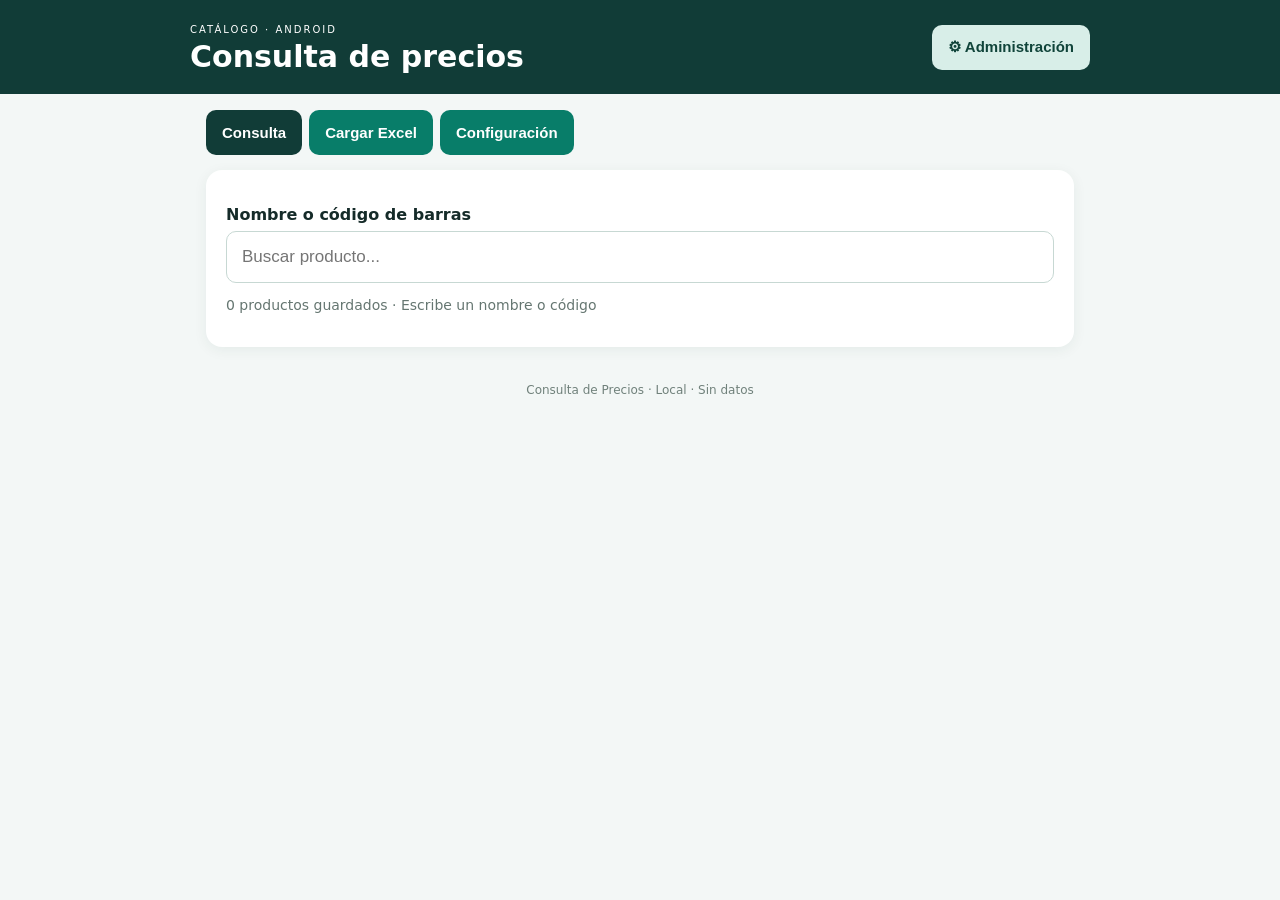
<file: index.html>
<!doctype html><html lang="es"><head><meta charset="utf-8"><meta name="viewport" content="width=device-width,initial-scale=1"><meta name="theme-color" content="#113c37"><link rel="manifest" href="manifest.webmanifest"><link rel="stylesheet" href="style.css"><title>Consulta de Precios</title></head><body><header><div><small>CATÁLOGO · ANDROID</small><h1>Consulta de precios</h1></div><button id="adminBtn" class="secondary">⚙ Administración</button></header><main><nav><button data-tab="consulta" class="active">Consulta</button><button data-tab="carga">Cargar Excel</button><button data-tab="config">Configuración</button></nav><section id="consulta" class="panel"><label for="q">Nombre o código de barras</label><input id="q" type="search" placeholder="Buscar producto..." autocomplete="off"><p id="state" class="hint"></p><div id="results"></div></section><section id="carga" class="panel hidden"><h2>Cargar inventario</h2><p>Selecciona un archivo Excel del almacenamiento del Android. Se procesa en el dispositivo.</p><label for="excel">Archivo .xlsx</label><input id="excel" type="file" accept=".xlsx,application/vnd.openxmlformats-officedocument.spreadsheetml.sheet"><div id="preview" class="hint"></div><button id="save" disabled>Guardar precios en Android</button><button id="publish" class="secondary hidden">Publicar en línea</button><p id="loadMsg" role="status"></p></section><section id="config" class="panel hidden"><h2>Configuración</h2><label><input type="radio" name="mode" value="local" checked> Modo local — sin internet</label><label><input type="radio" name="mode" value="online"> Modo en línea — Supabase</label><div id="onlineFields" class="hidden"><label>URL del proyecto Supabase<input id="url" placeholder="https://xxxx.supabase.co"></label><label>Clave pública (anon / publishable)<input id="key" placeholder="Clave pública, nunca service_role"></label><label>Correo de administrador<input id="email" type="email" autocomplete="username"></label><label>Contraseña de Supabase<input id="password" type="password" autocomplete="current-password"></label><button id="connect">Iniciar sesión y descargar catálogo</button><button id="sync" class="secondary">Actualizar desde la nube</button><p class="hint">Para publicar, debes tener usuario autorizado por las políticas SQL del proyecto. No se almacena la contraseña.</p></div><button id="saveConfig">Guardar configuración</button><p id="cfgMsg" role="status"></p><hr><h3>Acceso local</h3><p class="hint">El PIN protege la pantalla de administración en este dispositivo; no sustituye la seguridad de Supabase.</p><label>Cambiar PIN local<input id="newPin" type="password" inputmode="numeric" minlength="4" placeholder="4 o más dígitos"></label><button id="changePin" class="secondary">Cambiar PIN</button></section></main><footer>Consulta de Precios · <span id="modeLabel">Local</span> · <span id="updated">Sin datos</span></footer><dialog id="gate"><form method="dialog" id="pinForm"><h2>Acceso administrativo</h2><p id="pinHint">Introduce tu PIN</p><input id="pin" type="password" inputmode="numeric" minlength="4" required placeholder="PIN"><div class="actions"><button value="cancel" class="secondary">Cancelar</button><button id="unlock" value="ok">Entrar</button></div></form></dialog><script src="app.js"></script></body></html>
</file>
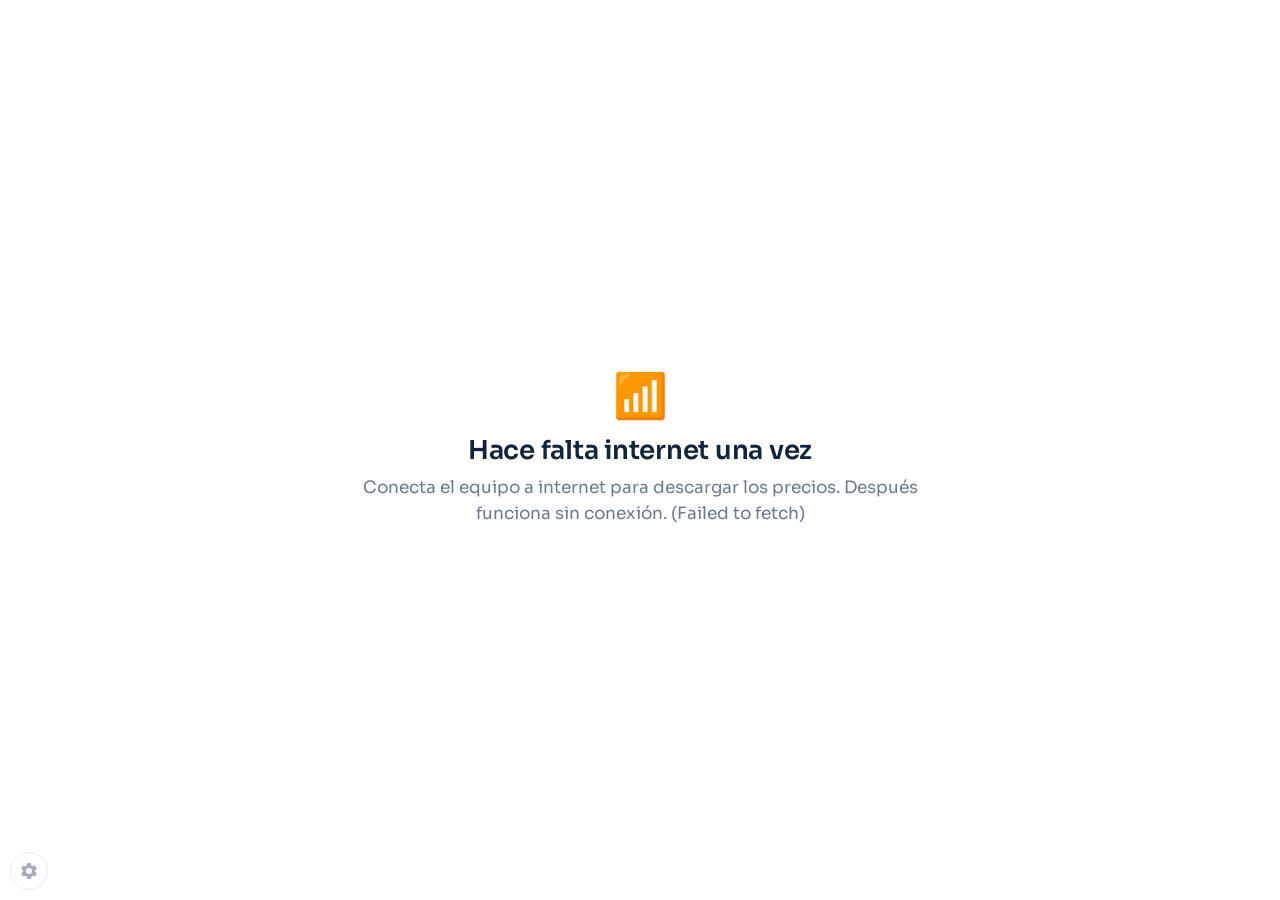
<file: docs/index.html>
<!doctype html>
<html lang="es">
<head>
<meta charset="utf-8">
<meta name="viewport" content="width=device-width, initial-scale=1, viewport-fit=cover, user-scalable=no">
<meta name="theme-color" content="#ffffff">
<meta name="color-scheme" content="light">
<meta name="robots" content="noindex">
<title>Consulta de Precios</title>
<link rel="manifest" href="manifest.webmanifest">
<link rel="icon" href="icono.svg" type="image/svg+xml">
<link rel="apple-touch-icon" href="icono-192.png">
<link rel="preload" href="fuentes/Sora.ttf" as="font" type="font/ttf" crossorigin>
<link rel="stylesheet" href="estilos.css">
</head>
<body class="estilo-claro logo-esquina">
<!-- Cuadro del escáner: siempre activo y con el cursor, visible u oculto según Apariencia. -->
<input id="lector" class="lector oculto" type="text" inputmode="none" autocomplete="off"
       autocorrect="off" autocapitalize="off" spellcheck="false" enterkeyhint="search"
       aria-label="Código de barras" placeholder="Escanea o escribe el código y pulsa Enter">

<!-- Estilo "Panel lateral": franja fija con logo, nombre y QR. -->
<aside id="panel" class="panel" hidden>
  <div class="panel-marca">
    <img id="panel-logo" class="panel-logo chip" alt="Logo de la tienda" hidden>
    <p id="panel-nombre" class="panel-nombre" hidden></p>
  </div>
  <figure id="panel-qr" class="panel-qr" hidden>
    <img id="panel-qr-img" alt="Código QR para consultar precios desde el celular">
    <figcaption id="panel-qr-texto"></figcaption>
  </figure>
</aside>

<main id="espera" class="espera" hidden>
  <header id="cabecera" class="cabecera">
    <img id="logo" class="cabecera-logo" alt="Logo de la tienda" hidden>
    <span id="nombre-negocio" class="cabecera-nombre" hidden></span>
  </header>
  <section class="espera-centro">
    <h1 id="titulo" class="titulo">Escanea tu producto</h1>
    <div id="tarjeta-codigo" class="laser" aria-hidden="true"><span class="laser-haz"></span></div>
    <p id="pista" class="pista">Pasa el código de barras por el lector</p>
  </section>
  <aside id="qr" class="espera-qr" hidden>
    <span id="qr-texto">Consulta también desde tu celular</span>
    <img id="qr-img" class="chip" alt="Código QR para consultar precios desde el celular">
  </aside>
</main>

<main id="resultado" class="resultado" hidden>
  <header id="resultado-cabecera" class="resultado-cabecera">
    <img id="resultado-logo" class="resultado-logo" alt="" hidden>
    <span id="resultado-negocio" hidden></span>
  </header>
  <figure id="foto-caja" class="resultado-foto" hidden><img id="foto" alt=""></figure>
  <section class="resultado-producto">
    <p id="nombre" class="resultado-nombre"></p>
    <p class="resultado-codigo">Código <span id="codigo"></span></p>
  </section>
  <p class="etiqueta" aria-label="Precio">
    <span id="moneda" class="etiqueta-moneda">RD$</span><span id="precio" class="etiqueta-entero"></span><span id="centavos" class="etiqueta-centavos"></span>
  </p>
  <div class="cuenta" aria-hidden="true"><span id="cuenta-barra"></span></div>
</main>
<div class="riel" aria-hidden="true"></div>

<!-- Primera vez: vincular el equipo, descargar precios, o avisar que falta internet. -->
<section id="aviso" class="aviso" hidden>
  <div class="aviso-caja">
    <div class="aviso-icono" id="aviso-icono">⏳</div>
    <h2 id="aviso-titulo"></h2>
    <p id="aviso-texto"></p>
    <form id="form-vincular" hidden>
      <input id="enlace" type="url" placeholder="Pega aquí el enlace de instalación" autocomplete="off">
      <button type="submit">Vincular este equipo</button>
      <p id="enlace-error" class="error"></p>
    </form>
  </div>
</section>

<!-- ⚙ configuración (con clave) · ✕ cerrar la app (con clave; solo dentro de las apps) -->
<button id="boton-salida" class="boton-esquina" type="button" aria-label="Configuración del verificador" title="Configuración">
  <svg viewBox="0 0 24 24" width="20" height="20" aria-hidden="true"><path fill="currentColor" d="M19.14 12.94a7.07 7.07 0 0 0 .05-.94 7.07 7.07 0 0 0-.05-.94l2.03-1.58a.5.5 0 0 0 .12-.63l-1.92-3.32a.5.5 0 0 0-.6-.22l-2.39.96a7 7 0 0 0-1.63-.94l-.36-2.54a.5.5 0 0 0-.5-.42h-3.84a.5.5 0 0 0-.5.42l-.36 2.54a7 7 0 0 0-1.63.94l-2.39-.96a.5.5 0 0 0-.6.22L2.71 8.85a.5.5 0 0 0 .12.63l2.03 1.58a7.4 7.4 0 0 0 0 1.88l-2.03 1.58a.5.5 0 0 0-.12.63l1.92 3.32a.5.5 0 0 0 .6.22l2.39-.96c.5.39 1.05.71 1.63.94l.36 2.54a.5.5 0 0 0 .5.42h3.84a.5.5 0 0 0 .5-.42l.36-2.54a7 7 0 0 0 1.63-.94l2.39.96a.5.5 0 0 0 .6-.22l1.92-3.32a.5.5 0 0 0-.12-.63zM12 15.5A3.5 3.5 0 1 1 12 8.5a3.5 3.5 0 0 1 0 7z"/></svg>
</button>
<button id="boton-cerrar" class="boton-esquina boton-cerrar" type="button" aria-label="Cerrar la aplicación" title="Cerrar la aplicación" hidden>✕</button>
<div id="estado-red" class="estado-red" aria-live="polite"></div>

<dialog id="dlg-clave">
  <form id="form-clave" method="dialog">
    <h2 id="clave-titulo">🔐 Clave de administrador</h2>
    <p id="clave-texto" class="suave">Escribe la clave de salida del verificador.</p>
    <input id="clave" type="password" autocomplete="off" aria-label="Clave de salida">
    <p id="clave-error" class="error"></p>
    <div class="botones">
      <button type="button" id="clave-cancelar" class="secundario">Cancelar</button>
      <button type="submit" id="clave-entrar">Entrar</button>
    </div>
  </form>
</dialog>

<dialog id="dlg-menu">
  <h2>⚙️ Verificador sin internet</h2>
  <p id="menu-aviso" class="aviso-amarillo" hidden></p>
  <dl id="menu-estado" class="estado-lista"></dl>
  <form id="form-nombre" class="fila-nombre">
    <input id="nombre-equipo" type="text" maxlength="40" autocomplete="off" aria-label="Nombre de este equipo"
           placeholder="Nombre de este equipo (ej.: Pasillo 3)">
    <button type="submit" class="secundario">Guardar</button>
  </form>
  <form id="form-sucursal" class="fila-nombre" hidden>
    <select id="sucursal-equipo" aria-label="Sucursal de este equipo"></select>
    <button type="submit" class="secundario">Cambiar sucursal</button>
  </form>
  <div class="botones-menu">
    <button type="button" id="m-actualizar">🔄 Actualizar precios y pantalla</button>
    <button type="button" id="m-completa">⛶ Pantalla completa y volver</button>
    <a id="m-en-linea" class="boton" target="_blank" rel="noopener" hidden>🌐 Abrir la app en línea</a>
    <button type="button" id="m-app-buscar" hidden>📲 Buscar actualización de la app</button>
    <button type="button" id="m-marco" class="principal" hidden>⬇️ Actualizar la app</button>
    <button type="button" id="m-fijar" hidden>📌 Fijar la app en pantalla (bloqueo)</button>
    <button type="button" id="m-botones" class="principal" hidden>🔒 Bloquear los botones de Android</button>
    <button type="button" id="m-inicio" hidden>🏠 Cambiar la pantalla de inicio de Android</button>
    <button type="button" id="m-cerrar" class="peligro">⏻ Cerrar aplicación</button>
    <button type="button" id="m-desvincular" class="peligro">🔗 Desvincular este equipo</button>
    <button type="button" id="m-volver" class="principal">🏷️ Volver al verificador</button>
  </div>
  <p id="menu-mensaje" class="suave"></p>
</dialog>

<script src="config.js"></script>
<script src="codigos.js"></script>
<script src="datos.js"></script>
<script src="pantalla.js"></script>
<script src="app.js"></script>
</body>
</html>
</file>
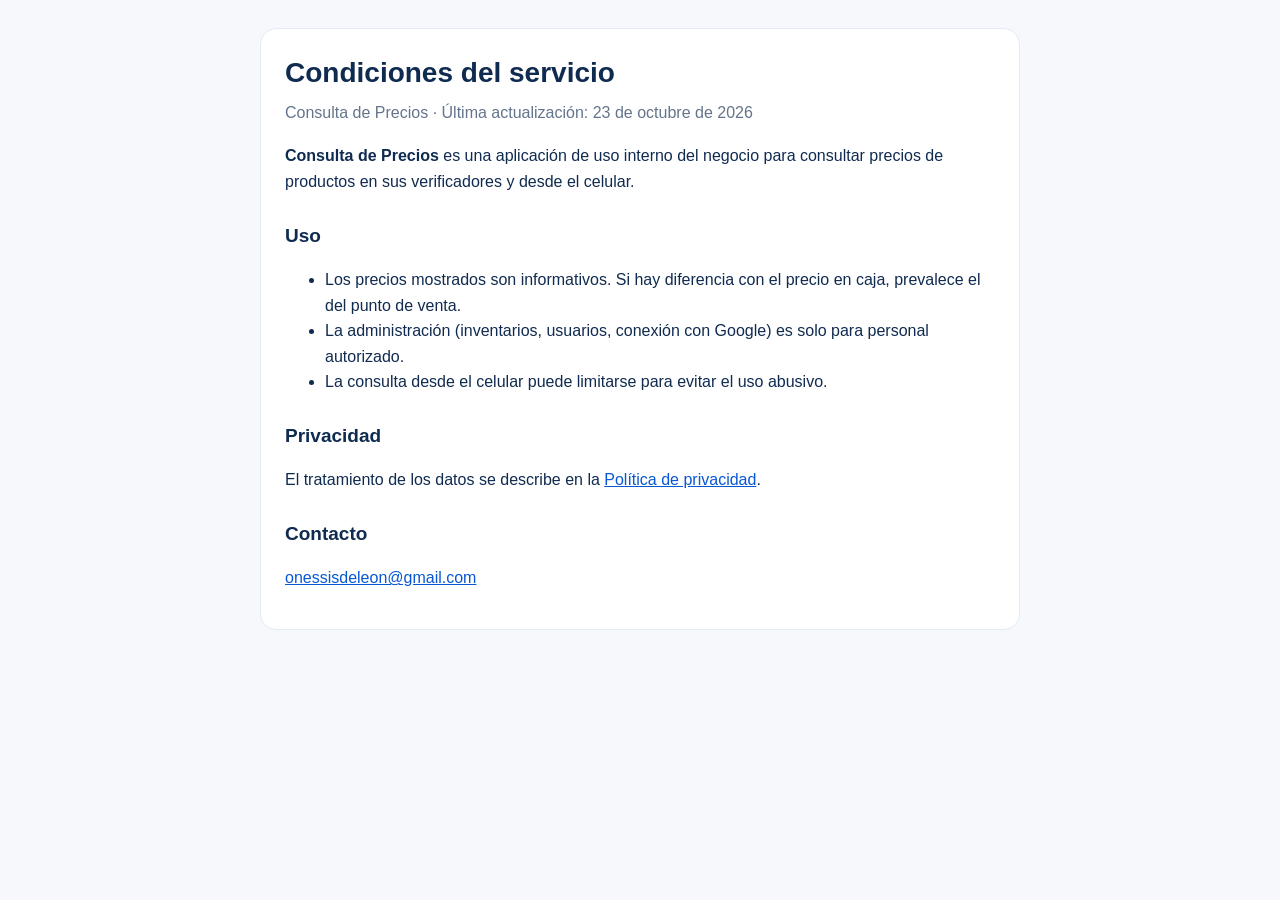
<file: docs/condiciones.html>
<!doctype html>
<html lang="es"><head><meta charset="utf-8"><meta name="viewport" content="width=device-width, initial-scale=1">
<title>Condiciones del servicio · Consulta de Precios</title>
<style>
body{font-family:"Segoe UI",Roboto,Arial,sans-serif;max-width:760px;margin:0 auto;padding:28px 18px;color:#102b50;line-height:1.6;background:#f6f8fc}
h1{font-size:28px;margin:0 0 4px}h2{font-size:19px;margin:26px 0 6px}.fecha{color:#64748b;margin:0 0 18px}
main{background:#fff;border:1px solid #e3eaf5;border-radius:16px;padding:22px 24px}a{color:#0757d4}
</style></head><body><main>
<h1>Condiciones del servicio</h1>
<p class="fecha">Consulta de Precios · Última actualización: 23 de octubre de 2026</p>
<p><strong>Consulta de Precios</strong> es una aplicación de uso interno del negocio para consultar precios de productos
en sus verificadores y desde el celular.</p>
<h2>Uso</h2>
<ul>
<li>Los precios mostrados son informativos. Si hay diferencia con el precio en caja, prevalece el del punto de venta.</li>
<li>La administración (inventarios, usuarios, conexión con Google) es solo para personal autorizado.</li>
<li>La consulta desde el celular puede limitarse para evitar el uso abusivo.</li>
</ul>
<h2>Privacidad</h2>
<p>El tratamiento de los datos se describe en la <a href="privacidad.html">Política de privacidad</a>.</p>
<h2>Contacto</h2>
<p><a href="mailto:onessisdeleon@gmail.com">onessisdeleon@gmail.com</a></p>
</main></body></html>
</file>
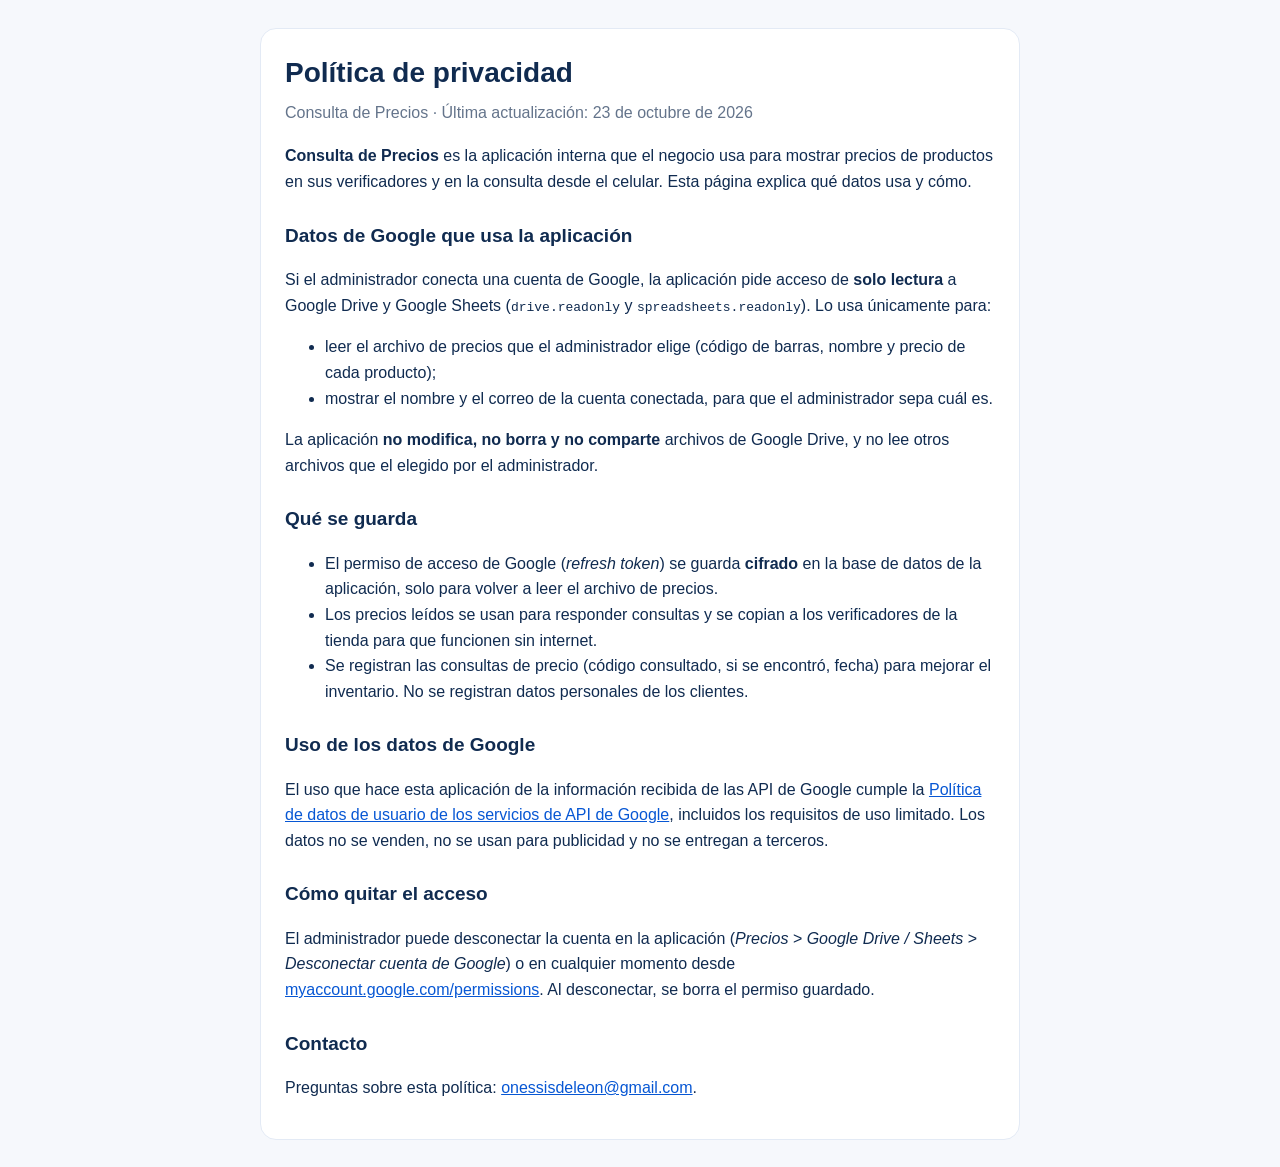
<file: docs/privacidad.html>
<!doctype html>
<html lang="es"><head><meta charset="utf-8"><meta name="viewport" content="width=device-width, initial-scale=1">
<title>Política de privacidad · Consulta de Precios</title>
<style>
body{font-family:"Segoe UI",Roboto,Arial,sans-serif;max-width:760px;margin:0 auto;padding:28px 18px;color:#102b50;line-height:1.6;background:#f6f8fc}
h1{font-size:28px;margin:0 0 4px}h2{font-size:19px;margin:26px 0 6px}.fecha{color:#64748b;margin:0 0 18px}
main{background:#fff;border:1px solid #e3eaf5;border-radius:16px;padding:22px 24px}a{color:#0757d4}
</style></head><body><main>
<h1>Política de privacidad</h1>
<p class="fecha">Consulta de Precios · Última actualización: 23 de octubre de 2026</p>
<p><strong>Consulta de Precios</strong> es la aplicación interna que el negocio usa para mostrar precios de productos
en sus verificadores y en la consulta desde el celular. Esta página explica qué datos usa y cómo.</p>

<h2>Datos de Google que usa la aplicación</h2>
<p>Si el administrador conecta una cuenta de Google, la aplicación pide acceso de <strong>solo lectura</strong> a
Google Drive y Google Sheets (<code>drive.readonly</code> y <code>spreadsheets.readonly</code>). Lo usa únicamente para:</p>
<ul>
<li>leer el archivo de precios que el administrador elige (código de barras, nombre y precio de cada producto);</li>
<li>mostrar el nombre y el correo de la cuenta conectada, para que el administrador sepa cuál es.</li>
</ul>
<p>La aplicación <strong>no modifica, no borra y no comparte</strong> archivos de Google Drive, y no lee otros archivos
que el elegido por el administrador.</p>

<h2>Qué se guarda</h2>
<ul>
<li>El permiso de acceso de Google (<em>refresh token</em>) se guarda <strong>cifrado</strong> en la base de datos de la
aplicación, solo para volver a leer el archivo de precios.</li>
<li>Los precios leídos se usan para responder consultas y se copian a los verificadores de la tienda para que funcionen
sin internet.</li>
<li>Se registran las consultas de precio (código consultado, si se encontró, fecha) para mejorar el inventario.
No se registran datos personales de los clientes.</li>
</ul>

<h2>Uso de los datos de Google</h2>
<p>El uso que hace esta aplicación de la información recibida de las API de Google cumple la
<a href="https://developers.google.com/terms/api-services-user-data-policy">Política de datos de usuario de los servicios de API de Google</a>,
incluidos los requisitos de uso limitado. Los datos no se venden, no se usan para publicidad y no se entregan a terceros.</p>

<h2>Cómo quitar el acceso</h2>
<p>El administrador puede desconectar la cuenta en la aplicación (<em>Precios &gt; Google Drive / Sheets &gt;
Desconectar cuenta de Google</em>) o en cualquier momento desde
<a href="https://myaccount.google.com/permissions">myaccount.google.com/permissions</a>. Al desconectar, se borra el
permiso guardado.</p>

<h2>Contacto</h2>
<p>Preguntas sobre esta política: <a href="mailto:onessisdeleon@gmail.com">onessisdeleon@gmail.com</a>.</p>
</main></body></html>
</file>
<file: style.css>
:root{font-family:system-ui,-apple-system,Arial,sans-serif;color:#152b29;background:#f3f7f6}*{box-sizing:border-box}body{margin:0}header{background:#113c37;color:white;padding:18px max(16px,calc((100% - 900px)/2));display:flex;align-items:center;justify-content:space-between;gap:12px}header h1{font-size:clamp(21px,4vw,30px);margin:2px 0}header small{letter-spacing:2px;font-size:10px}main{max-width:900px;margin:auto;padding:16px}nav{display:flex;gap:7px;margin-bottom:15px;flex-wrap:wrap}button{border:0;background:#087d69;color:white;border-radius:10px;padding:13px 16px;font-size:15px;font-weight:650;cursor:pointer;min-height:45px}button.secondary{background:#e0efec;color:#10443a}header button.secondary{background:#d8eee8}button.active{background:#113c37}button:disabled{opacity:.45;cursor:not-allowed}.panel{background:white;padding:20px;border-radius:16px;box-shadow:0 3px 14px #103f3010}.hidden{display:none!important}label{display:block;font-weight:600;margin:15px 0 7px}input[type=search],input[type=file],input[type=text],input[type=password],input[type=email],input:not([type]){display:block;width:100%;padding:15px;border:1px solid #c7d8d3;border-radius:10px;font-size:17px;margin-top:6px}input[type=radio]{width:18px;height:18px;vertical-align:middle}.hint{color:#657671;font-size:14px}#results{display:grid;gap:10px}.item{border:1px solid #dce8e4;border-radius:12px;padding:15px}.item strong{display:block}.price{font-size:26px;color:#087d69;font-weight:800;margin-top:6px}.meta{font-size:12px;color:#63766f}footer{text-align:center;color:#70817b;padding:20px;font-size:12px}.actions{display:flex;gap:8px;justify-content:flex-end;margin-top:15px}dialog{border:0;border-radius:15px;max-width:90vw;width:350px;padding:24px;box-shadow:0 20px 60px #0005}dialog::backdrop{background:#0008}#save,#publish,#saveConfig{margin-top:16px}hr{border:0;border-top:1px solid #d9e6e2;margin-top:20px}
</file>
<file: docs/estilos.css>
/* Verificador de precios: pantalla blanca y tranquila. Lo único que se mueve es el láser,
   y lo único grande es el precio, escrito como en la etiqueta de la góndola. */
@font-face {
  font-family: "Sora";
  src: url("fuentes/Sora.ttf") format("truetype");
  font-weight: 100 800;
  font-display: swap;
}
:root {
  --papel: #ffffff;
  --tinta: #0f2440;
  --gris: #6b7a90;
  --linea: #e6ebf2;
  --marca: #0757d4;
  --laser: #ff7a1a;
  --alerta: #d92d20;
  --precio: var(--marca);
  --acento: var(--marca);
  --sobre-marca: #ffffff;
  --margen: clamp(18px, 4vmin, 64px);
}
* { box-sizing: border-box; }
html, body { margin: 0; height: 100%; overflow: hidden; }
body {
  background: var(--papel); color: var(--tinta);
  font-family: "Sora", "Segoe UI", Roboto, Arial, sans-serif;
  -webkit-tap-highlight-color: transparent; user-select: none; -webkit-user-select: none;
  overscroll-behavior: none; font-variant-numeric: tabular-nums;
}
[hidden] { display: none !important; }

/* ---------- Cuadro del escáner (activo siempre; visible solo si Apariencia lo pide) ---------- */
.lector {
  position: fixed; z-index: 60; left: 50%; transform: translateX(-50%);
  bottom: max(14px, env(safe-area-inset-bottom));
  width: min(480px, 70vw); height: 46px; padding: 0 16px;
  border: 1px solid var(--linea); border-radius: 23px; background: #fff;
  font: inherit; font-size: 18px; letter-spacing: .04em; color: var(--tinta); outline: none;
  user-select: text; -webkit-user-select: text;
}
.lector:focus { border-color: var(--marca); }
.lector.oculto {
  opacity: 0; pointer-events: none; width: 2px; height: 2px; padding: 0; border: 0;
  bottom: 0; caret-color: transparent;
}

/* ---------- Estructura común: espera y precio ocupan la pantalla (menos el panel, si hay) ---------- */
.espera, .resultado {
  position: fixed; z-index: 50; top: var(--arriba, 0px); left: var(--izq, 0px); right: 0; bottom: 0;
  background: var(--papel); display: grid; padding: var(--margen);
}
.chip { background: #fff; border-radius: 14px; padding: clamp(5px, 1.3vmin, 12px); }

/* ---------- Espera ---------- */
.espera { grid-template-rows: auto 1fr auto; }
.cabecera { grid-row: 1; justify-self: start; display: flex; align-items: center; gap: clamp(10px, 2.4vmin, 22px); min-width: 0; max-width: 100%; }
.cabecera-logo { display: block; max-height: clamp(40px, 12vh, 160px); max-width: 34vw; object-fit: contain; }
.cabecera-nombre {
  font-weight: 700; letter-spacing: -0.015em; line-height: 1.1; font-size: clamp(18px, 3.8vmin, 50px);
  white-space: nowrap; overflow: hidden; text-overflow: ellipsis; max-width: 62vw;
}
.sin-logo .cabecera-nombre { font-size: clamp(20px, 4.6vmin, 60px); }
/* Nombre de la sucursal, debajo del nombre del negocio. */
.nombre-sucursal {
  display: block; font-weight: 500; letter-spacing: 0; font-size: 0.58em; line-height: 1.25;
  color: var(--gris); margin-top: 0.15em; overflow: hidden; text-overflow: ellipsis;
}
.estilo-marca .nombre-sucursal, .estilo-panel .panel-nombre .nombre-sucursal { color: inherit; opacity: 0.82; }
.espera-centro {
  grid-row: 2; align-self: center; justify-self: center; width: min(1300px, 100%);
  text-align: center;
}
.titulo {
  margin: 0; font-weight: 600; letter-spacing: -0.02em; line-height: 1.05; text-wrap: balance;
  font-size: clamp(30px, 8.4vmin, 110px); overflow-wrap: anywhere;
}
.pista {
  margin: clamp(14px, 3vh, 28px) 0 0; color: var(--gris); font-weight: 400; text-wrap: balance;
  font-size: clamp(15px, 3.2vmin, 36px);
}
.pista strong { color: var(--tinta); font-weight: 600; letter-spacing: .03em; }

/* Logo en el centro: grande, encima del mensaje. */
.logo-centro .espera { grid-template-rows: 1fr auto auto 1fr auto; }
.logo-centro .cabecera { grid-row: 2; justify-self: center; flex-direction: column; text-align: center; }
.logo-centro .cabecera-logo { max-height: clamp(60px, 24vh, 340px); max-width: 64vw; }
.logo-centro .cabecera-nombre { font-size: clamp(18px, 4vmin, 54px); color: var(--gris); white-space: normal; text-wrap: balance; max-width: 80vw; }
.logo-centro .espera-centro { grid-row: 3; margin-top: clamp(20px, 7vh, 64px); }
.logo-centro .titulo { font-size: clamp(26px, 6.6vmin, 90px); }
.logo-centro .espera-qr { grid-row: 5; }

/* El láser: una línea fina que barre de lado a lado, como la del lector. */
.laser {
  position: relative; height: 2px; margin: clamp(22px, 6vh, 54px) auto 0; width: min(900px, 78%);
  background: var(--linea); border-radius: 1px; overflow: visible;
}
.logo-centro .laser { margin-top: clamp(14px, 4vh, 36px); }
.laser-haz {
  position: absolute; top: -1px; left: 0; height: 4px; width: 22%; border-radius: 2px;
  background: var(--laser); box-shadow: 0 0 14px 2px rgba(255, 122, 26, .55);
  animation: barrido 2.6s cubic-bezier(.45, 0, .55, 1) infinite alternate;
}
@keyframes barrido { from { left: 0; } to { left: 78%; } }
@media (prefers-reduced-motion: reduce) { .laser-haz { animation: none; left: 39%; } }

/* No encontrado: el láser se detiene en rojo. */
.laser.barcode-not-found { background: transparent; }
.laser.barcode-not-found .laser-haz {
  animation: none; left: 0; width: 100%; background: var(--alerta); box-shadow: none; height: 3px; top: -.5px;
}
.titulo.no-encontrado { color: var(--alerta); }

.espera-qr {
  grid-row: 3; justify-self: end; display: flex; align-items: center; gap: 14px;
  color: var(--gris); font-size: clamp(12px, 2.3vmin, 24px); line-height: 1.3; text-align: right;
}
.espera-qr span { max-width: 15ch; }
.espera-qr img {
  display: block; width: clamp(72px, 17vmin, 210px); height: auto;
  border-radius: 10px; border: 1px solid var(--linea); padding: 6px; background: #fff;
}

/* ---------- Precio ---------- */
.resultado { grid-template-rows: auto 1fr auto; padding-bottom: calc(var(--margen) + 28px); /* aire para el ✕ */ }
.resultado-cabecera {
  grid-row: 1; display: flex; align-items: center; gap: 12px; min-width: 0;
  color: var(--gris); font-weight: 600; font-size: clamp(14px, 2.6vmin, 30px);
}
.resultado-cabecera span { white-space: nowrap; overflow: hidden; text-overflow: ellipsis; }
.resultado-logo { display: block; max-height: clamp(26px, 7vh, 84px); max-width: 22vw; object-fit: contain; }
.resultado-producto { grid-row: 2; align-self: center; max-width: 92%; min-width: 0; }
.resultado-nombre {
  margin: 0; font-weight: 600; letter-spacing: -0.02em; line-height: 1.1; text-wrap: balance;
  font-size: clamp(28px, 7vmin, 92px); overflow-wrap: anywhere;
  display: -webkit-box; -webkit-line-clamp: 3; -webkit-box-orient: vertical; overflow: hidden;
}
.resultado-codigo {
  margin: clamp(8px, 2vh, 16px) 0 0; color: var(--gris); font-size: clamp(14px, 2.6vmin, 30px);
}
.resultado-codigo span { color: var(--tinta); letter-spacing: .03em; }

/* Foto del producto (si hay): a la izquierda, del alto del nombre y el precio. */
.resultado.con-foto { grid-template-columns: auto minmax(0, 1fr); column-gap: clamp(18px, 4vmin, 64px); }
.resultado.con-foto .resultado-cabecera { grid-column: 1 / -1; }
.resultado.con-foto .resultado-producto, .resultado.con-foto .etiqueta { grid-column: 2; }
.resultado-foto {
  grid-column: 1; grid-row: 2 / 4; align-self: center; margin: 0;
  width: min(34vw, 62vh); aspect-ratio: 1; background: #fff; border-radius: clamp(10px, 2vmin, 22px);
  padding: clamp(8px, 2vmin, 22px); display: flex; align-items: center; justify-content: center;
}
.estilo-claro .resultado-foto, .estilo-etiqueta .resultado-foto, .estilo-panel .resultado-foto { border: 1px solid var(--linea); }
.estilo-panel .resultado-foto { width: min(24vw, 52vh); }
.resultado-foto img { display: block; max-width: 100%; max-height: 100%; object-fit: contain; }

/* Etiqueta de góndola: moneda pequeña, entero enorme, centavos arriba.
   --escala la ajusta pantalla.js para que el precio quepa siempre, sea cual sea la pantalla. */
.etiqueta {
  grid-row: 3; margin: 0; justify-self: end; display: flex; align-items: flex-start; color: var(--precio);
  font-weight: 700; line-height: .86; letter-spacing: -0.04em; white-space: nowrap;
}
.etiqueta-moneda {
  font-size: calc(clamp(22px, 6vmin, 80px) * var(--escala, 1)); font-weight: 600; letter-spacing: 0;
  margin: .5em .3em 0 0; color: var(--tinta);
}
.etiqueta-entero { font-size: calc(clamp(96px, 31vmin, 440px) * var(--escala, 1)); }
.etiqueta-centavos {
  font-size: calc(clamp(36px, 11vmin, 150px) * var(--escala, 1)); margin-left: .08em; padding-top: .1em;
  border-bottom: .07em solid currentColor; line-height: .9;
}

/* Cuenta regresiva: cuánto falta para volver a la pantalla de espera. */
.cuenta { position: absolute; top: 0; left: 0; right: 0; height: clamp(4px, .6vmin, 8px); background: var(--linea); overflow: hidden; }
.cuenta span { display: block; height: 100%; width: 100%; background: var(--acento); transform-origin: left; }
.cuenta span.corriendo { animation: cuenta var(--duracion, 10s) linear forwards; }
@keyframes cuenta { from { transform: scaleX(1); } to { transform: scaleX(0); } }
@media (prefers-reduced-motion: reduce) { .cuenta span.corriendo { animation: none; } }

/* ---------- Estilo Noche ---------- */
.estilo-noche { --alerta: #ff7b70; }
.estilo-noche .cabecera-logo, .estilo-noche .resultado-logo,
.estilo-marca .cabecera-logo, .estilo-marca .resultado-logo {
  background: #fff; border-radius: 12px; padding: clamp(5px, 1.2vmin, 12px);
}
.estilo-noche .espera-qr img, .estilo-marca .espera-qr img { border-color: transparent; }

/* ---------- Estilo Color del negocio ---------- */
.estilo-marca .laser-haz { background: var(--tinta); box-shadow: 0 0 12px 1px var(--tinta); }
.estilo-marca .titulo.no-encontrado { color: var(--tinta); }
.estilo-marca .laser.barcode-not-found .laser-haz { background: var(--tinta); opacity: .55; }

/* ---------- Estilo Etiqueta de góndola ---------- */
.riel { display: none; }
.estilo-etiqueta .riel {
  display: block; position: fixed; z-index: 55; left: 0; right: 0; bottom: 0;
  height: clamp(6px, 1.6vh, 14px); background: #ffd21f; box-shadow: inset 0 2px 0 rgba(15, 36, 64, .12);
}
.estilo-etiqueta .etiqueta {
  background: #ffd21f; border-radius: clamp(6px, 1.2vmin, 12px);
  padding: clamp(12px, 3vmin, 30px) clamp(16px, 4vmin, 40px) clamp(10px, 2.4vmin, 24px);
  box-shadow: inset 0 calc(-1 * clamp(4px, 1vmin, 9px)) 0 rgba(15, 36, 64, .1);
}
.estilo-etiqueta .etiqueta-moneda { color: var(--precio); }
.estilo-etiqueta .resultado { padding-bottom: calc(var(--margen) + 34px); }

/* ---------- Estilo Panel lateral ---------- */
.estilo-panel { --ancho-panel: clamp(220px, 31vw, 460px); --izq: var(--ancho-panel); }
.panel {
  position: fixed; z-index: 52; left: 0; top: 0; bottom: 0; width: var(--ancho-panel);
  background: var(--marca); color: var(--sobre-marca);
  display: flex; flex-direction: column; justify-content: space-between; gap: 16px;
  padding: var(--margen); padding-bottom: calc(var(--margen) + 40px);   /* aire para el ✕ */
}
.panel-marca { display: flex; flex-direction: column; align-items: flex-start; gap: clamp(10px, 2.4vh, 22px); min-width: 0; }
.panel-logo { display: block; max-width: 100%; max-height: clamp(56px, 26vh, 220px); object-fit: contain; }
.panel-nombre {
  margin: 0; font-weight: 700; letter-spacing: -0.02em; line-height: 1.08; font-size: clamp(20px, 4.8vmin, 46px);
  overflow-wrap: anywhere; text-wrap: balance;
  display: -webkit-box; -webkit-line-clamp: 3; -webkit-box-orient: vertical; overflow: hidden;
}
.panel-qr { margin: 0; display: flex; align-items: center; gap: 12px; }
.panel-qr img { display: block; width: clamp(66px, 15vmin, 140px); height: auto; border-radius: 10px; padding: 6px; background: #fff; flex: none; }
.panel-qr figcaption { font-size: clamp(12px, 2.2vmin, 17px); line-height: 1.3; opacity: .85; }
.estilo-panel .boton-esquina { color: var(--sobre-marca); border-color: currentColor; opacity: .45; }
.estilo-panel .estado-red { color: var(--sobre-marca); opacity: .7; }
.estilo-panel .lector { left: calc(var(--izq) + (100vw - var(--izq)) / 2); }
.estilo-panel .resultado-producto { max-width: 100%; }

/* Botón ✕ e indicador en fondos oscuros. */
.estilo-noche .boton-esquina, .estilo-marca .boton-esquina { color: var(--gris); border-color: var(--linea); }
.estilo-noche .estado-red, .estilo-marca .estado-red { color: var(--gris); }

/* Pantallas verticales (tabletas, celulares): todo apilado y centrado. */
@media (orientation: portrait) {
  .resultado { grid-template-rows: auto 1fr auto auto 1fr; text-align: center; }
  .resultado-cabecera { justify-self: center; }
  .resultado-producto { grid-row: 3; justify-self: center; max-width: 100%; }
  .etiqueta { grid-row: 4; justify-self: center; align-self: start; margin-top: 4vh; }
  .resultado.con-foto { grid-template-columns: minmax(0, 1fr); grid-template-rows: auto 1fr auto auto auto 1fr; }
  .resultado.con-foto .resultado-foto { grid-column: 1; grid-row: 3; justify-self: center; width: min(46vw, 26vh); margin-bottom: 3vh; }
  .resultado.con-foto .resultado-producto { grid-column: 1; grid-row: 4; }
  .resultado.con-foto .etiqueta { grid-column: 1; grid-row: 5; }
  .etiqueta-entero { font-size: calc(clamp(88px, 28vw, 400px) * var(--escala, 1)); }
  .espera-qr { justify-self: center; }
  .cabecera { justify-self: center; }
  .estilo-panel { --alto-panel: clamp(110px, 20vh, 260px); --izq: 0px; --arriba: var(--alto-panel); }
  .panel {
    right: 0; bottom: auto; width: auto; height: var(--alto-panel);
    flex-direction: row; align-items: center; padding-bottom: var(--margen);
  }
  .panel-marca { flex-direction: row; align-items: center; }
  .panel-logo { max-height: calc(var(--alto-panel) - 2 * var(--margen)); max-width: 40vw; }
  .panel-nombre { font-size: clamp(18px, 4.6vw, 40px); }
  .panel-qr figcaption { display: none; }
  .panel-qr img { width: calc(var(--alto-panel) - 2 * var(--margen)); }
  .estilo-panel .boton-esquina { color: #a3aebe; border-color: var(--linea); opacity: 1; }
  .estilo-panel .estado-red { color: #a3aebe; opacity: 1; }
}

/* Pantallas muy bajitas (p. ej. 800×480 o menos): menos aire. */
@media (max-height: 480px) {
  :root { --margen: 14px; }
  .laser { margin-top: 16px; }
}

/* Vista previa en Apariencia: la cuenta regresiva queda quieta a la mitad. */
.vista-previa .cuenta span { animation: none !important; transform: scaleX(.55); }

/* ---------- Avisos de primera vez ---------- */
.aviso { position: fixed; inset: 0; z-index: 70; display: flex; align-items: center; justify-content: center;
         padding: 24px; background: var(--papel); }
.aviso-caja { max-width: 560px; width: 100%; text-align: center; }
.aviso-icono { font-size: 44px; }
.aviso h2 { margin: 10px 0 8px; font-size: 26px; font-weight: 600; letter-spacing: -0.01em; }
.aviso p { color: var(--gris); font-size: 17px; line-height: 1.5; margin: 6px 0; }
#form-vincular { margin-top: 16px; display: flex; flex-direction: column; gap: 10px; }

/* ---------- Botón de la esquina e indicador: discretos ---------- */
.boton-esquina {
  position: fixed; z-index: 80; left: 10px; bottom: max(10px, env(safe-area-inset-bottom));
  width: 38px; height: 38px; padding: 0; border-radius: 50%;
  background: transparent; border: 1px solid var(--linea); color: #a3aebe;
  font-size: 17px; font-weight: 600; line-height: 1; cursor: pointer;
  display: flex; align-items: center; justify-content: center;
}
.boton-cerrar { left: 56px; }
.con-cerrar .estado-red { left: 104px; }
/* Junto al ✕ (abajo a la izquierda): así no tapa el QR. */
.estado-red {
  position: fixed; z-index: 80; left: 58px; bottom: max(20px, calc(env(safe-area-inset-bottom) + 10px));
  font-size: 11px; color: #a3aebe; pointer-events: none;
}
.estado-red::before { content: "●"; margin-right: 5px; color: var(--punto, #16a34a); }

/* ---------- Diálogos (menú ✕ y clave) ---------- */
/* Siempre claros y con el azul de la app, sin importar el estilo elegido para la pantalla. */
dialog, .aviso { --papel: #ffffff; --tinta: #0f2440; --gris: #6b7a90; --linea: #e6ebf2; --marca: #0757d4; }
dialog { background: #fff; }
dialog {
  border: 0; border-radius: 18px; padding: 24px; width: min(460px, 92vw);
  max-height: 92dvh; overflow: auto; color: var(--tinta);
  box-shadow: 0 24px 60px rgba(15, 36, 64, .25); user-select: text; -webkit-user-select: text;
}
dialog::backdrop { background: rgba(15, 36, 64, .4); }
dialog h2 { margin: 0 0 8px; font-size: 20px; font-weight: 600; }
input[type=password], input[type=url], #nombre-equipo, #sucursal-equipo {
  width: 100%; font: inherit; font-size: 18px; padding: 11px 14px;
  border: 1px solid #cfd8e3; border-radius: 12px; color: var(--tinta); background: #fff;
}
input[type=password]:focus, input[type=url]:focus, #nombre-equipo:focus { border-color: var(--marca); outline: none; }
button, .boton {
  font: inherit; font-size: 16px; font-weight: 600; padding: 11px 14px; border-radius: 12px;
  border: 1px solid var(--marca); background: var(--marca); color: #fff; cursor: pointer;
  text-align: center; text-decoration: none;
}
button:focus-visible, .boton:focus-visible { outline: 3px solid rgba(7, 87, 212, .35); outline-offset: 2px; }
button:disabled { opacity: .6; }
.secundario, .botones-menu button, .botones-menu .boton { background: #fff; color: var(--marca); border-color: #cfd8e3; }
.botones-menu .principal { background: var(--marca); color: #fff; border-color: var(--marca); }
.peligro { border-color: #f1c4c0 !important; color: var(--alerta) !important; }
.botones { display: flex; gap: 10px; justify-content: flex-end; margin-top: 14px; }
.botones-menu { display: grid; gap: 8px; margin-top: 14px; }
.suave { color: var(--gris); font-size: 14px; margin: 6px 0; }
.error { color: var(--alerta); font-weight: 600; min-height: 1.2em; margin: 6px 0 0; }
.aviso-amarillo { background: #fff6e5; color: #8a4b00; border-radius: 12px; padding: 10px 12px; font-size: 14px; }
.estado-lista { display: grid; grid-template-columns: auto 1fr; gap: 5px 14px; margin: 12px 0; font-size: 14px; }
.estado-lista dt { color: var(--gris); }
.estado-lista dd { margin: 0; font-weight: 600; overflow-wrap: anywhere; }
.fila-nombre { display: flex; gap: 8px; margin: 4px 0 2px; }
.fila-nombre input, .fila-nombre select { flex: 1; min-width: 0; font-size: 16px !important; padding: 9px 12px !important; }
</file>
